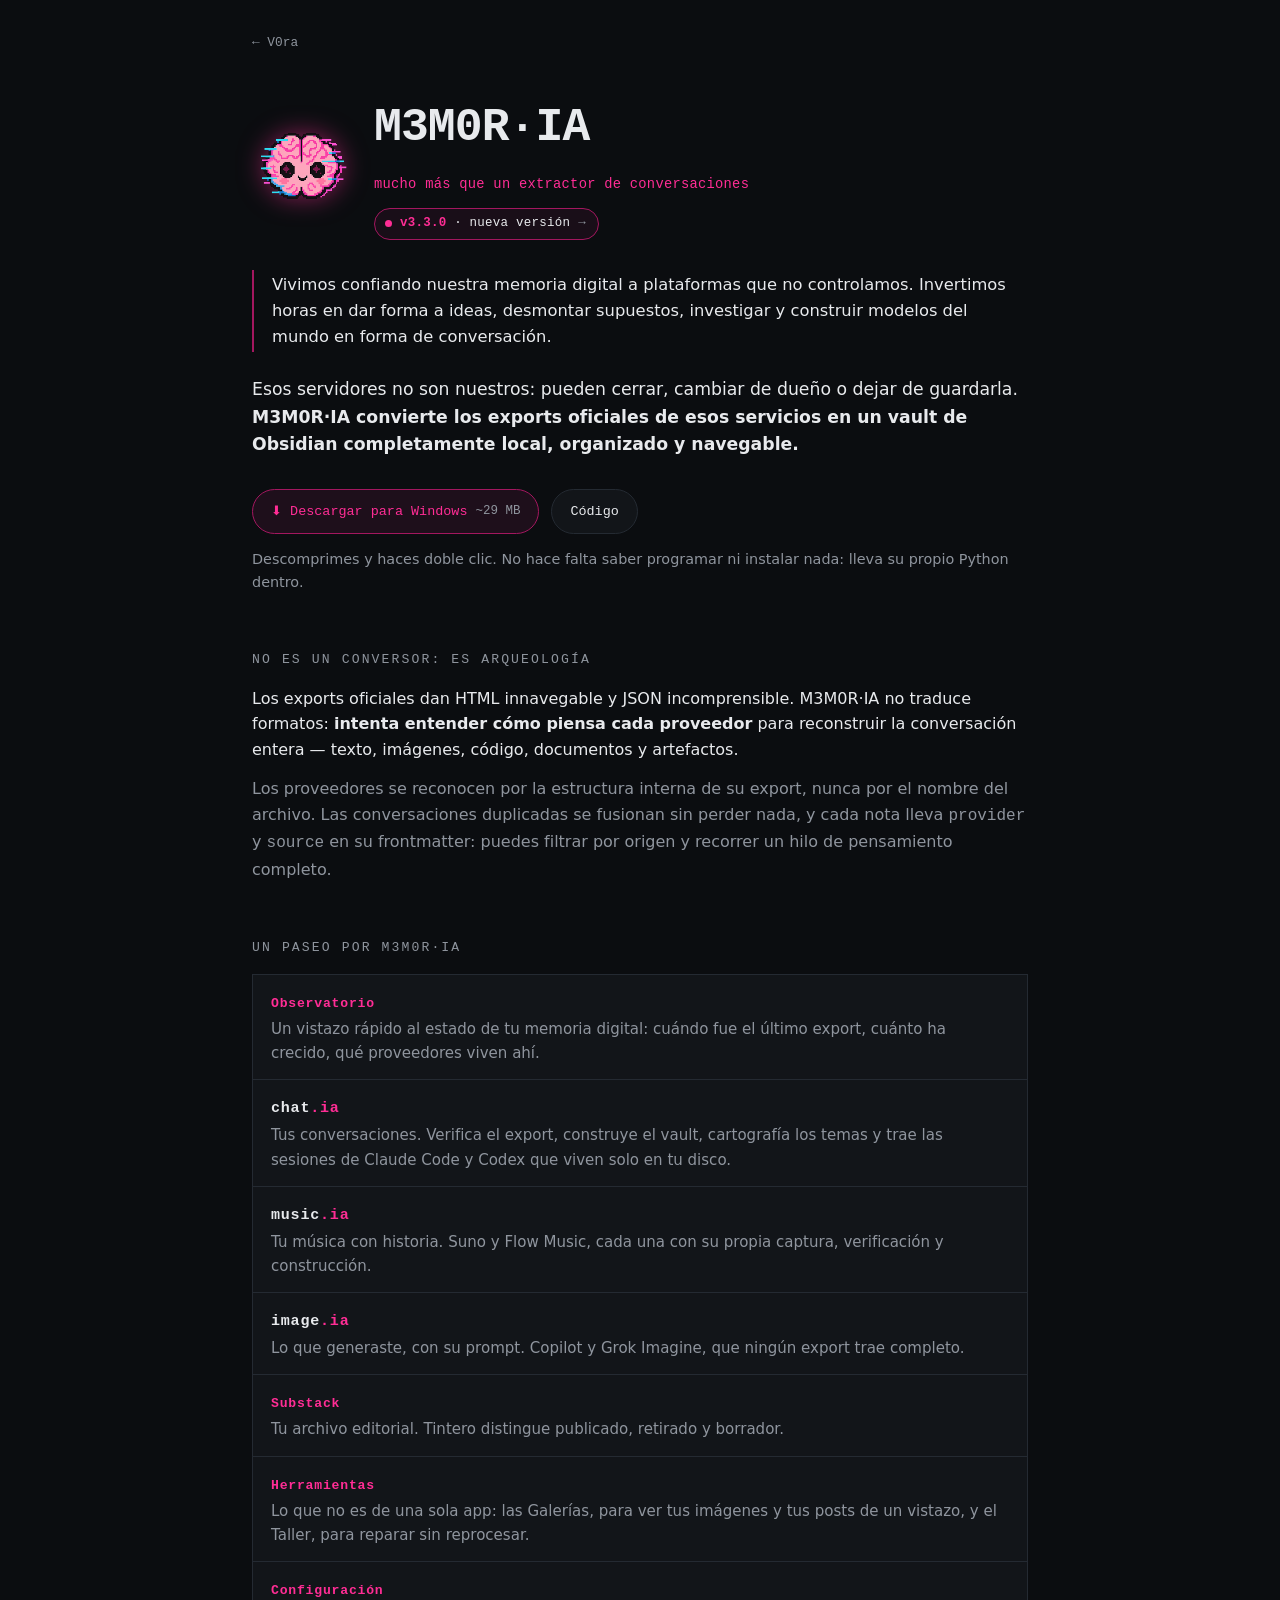
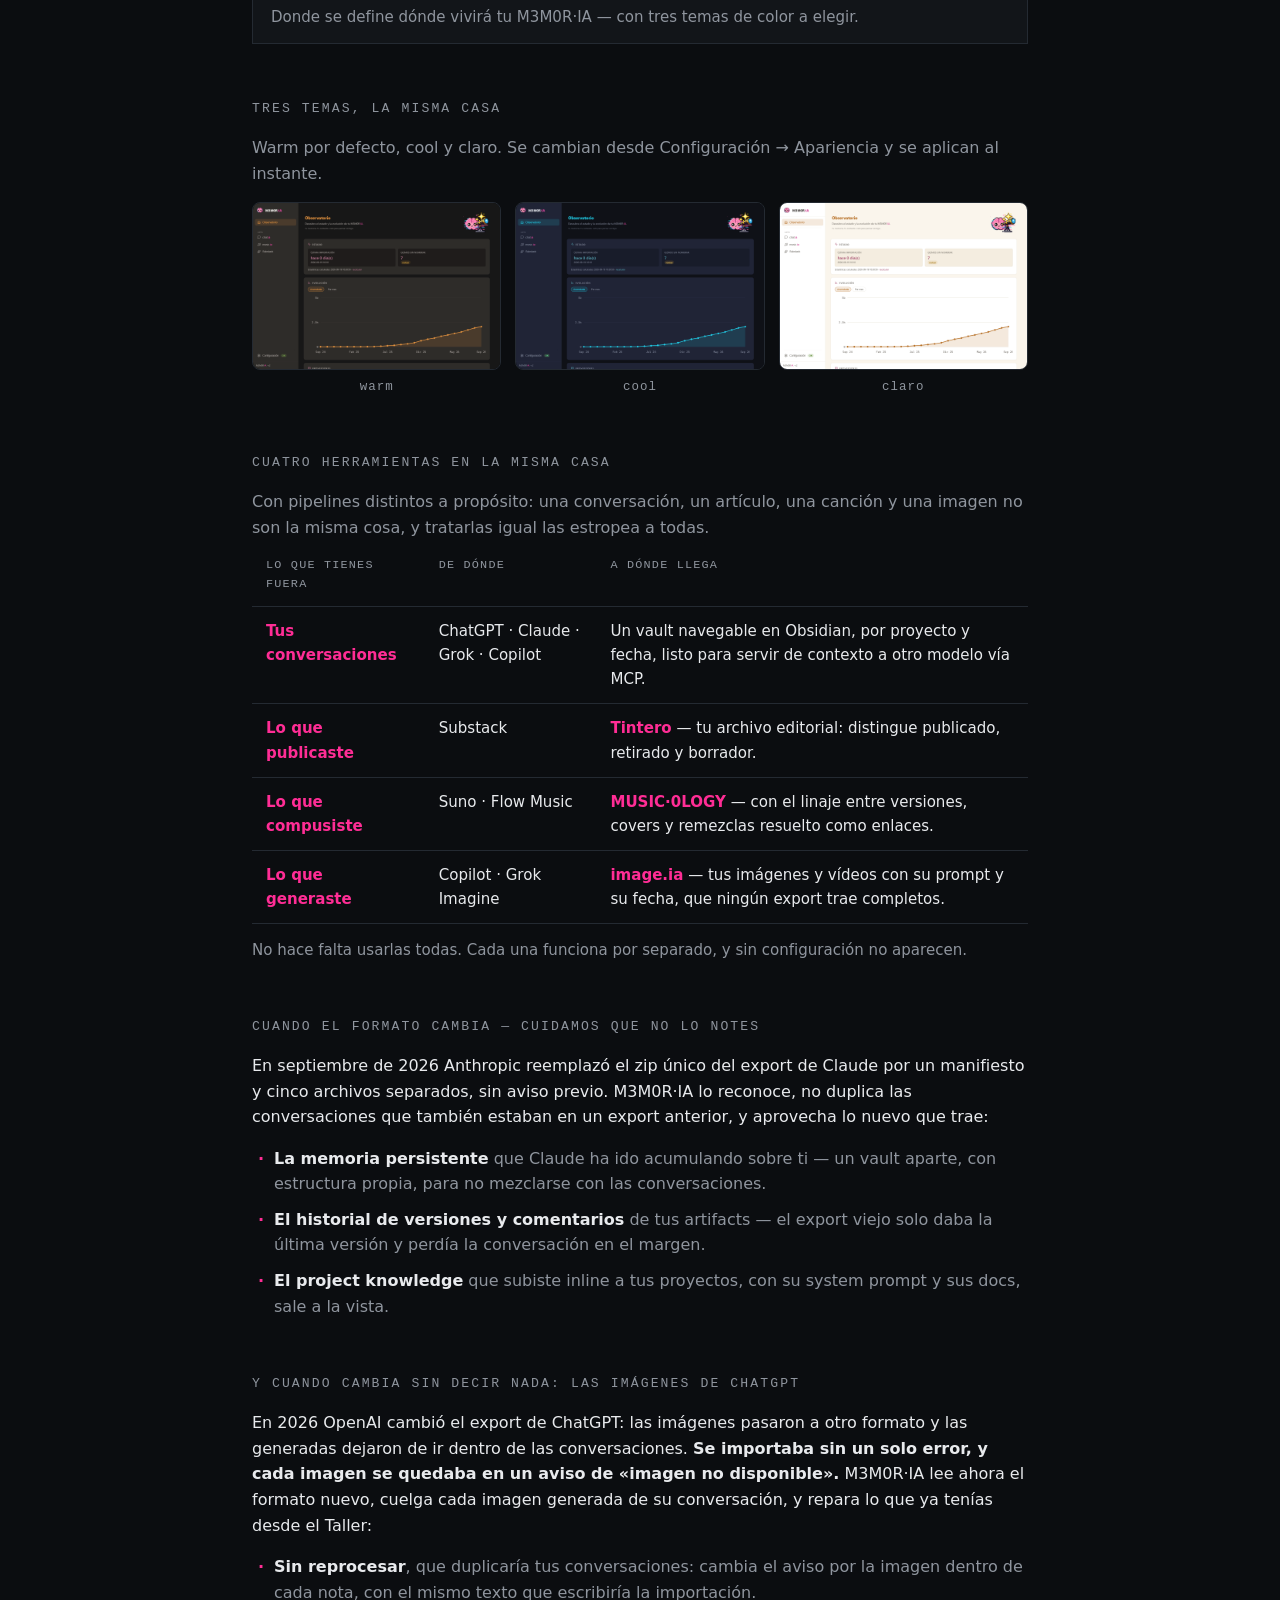
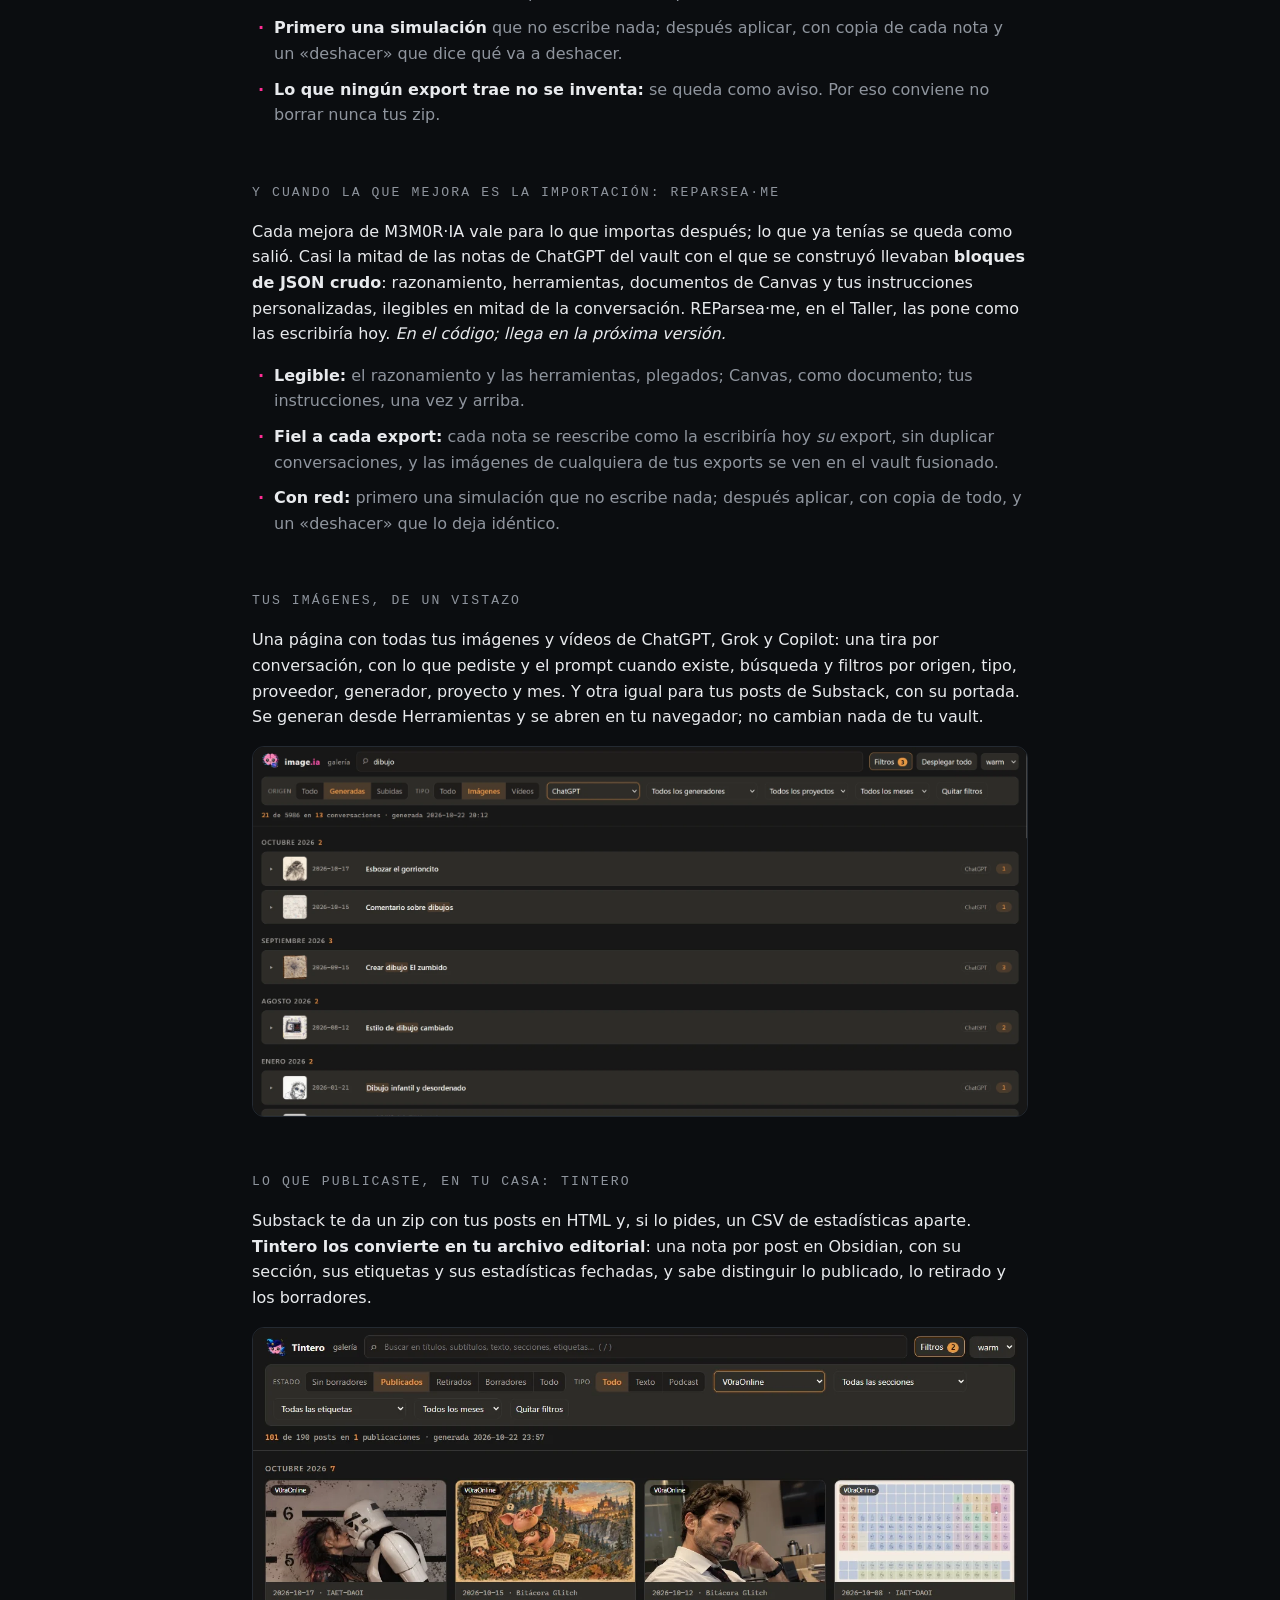
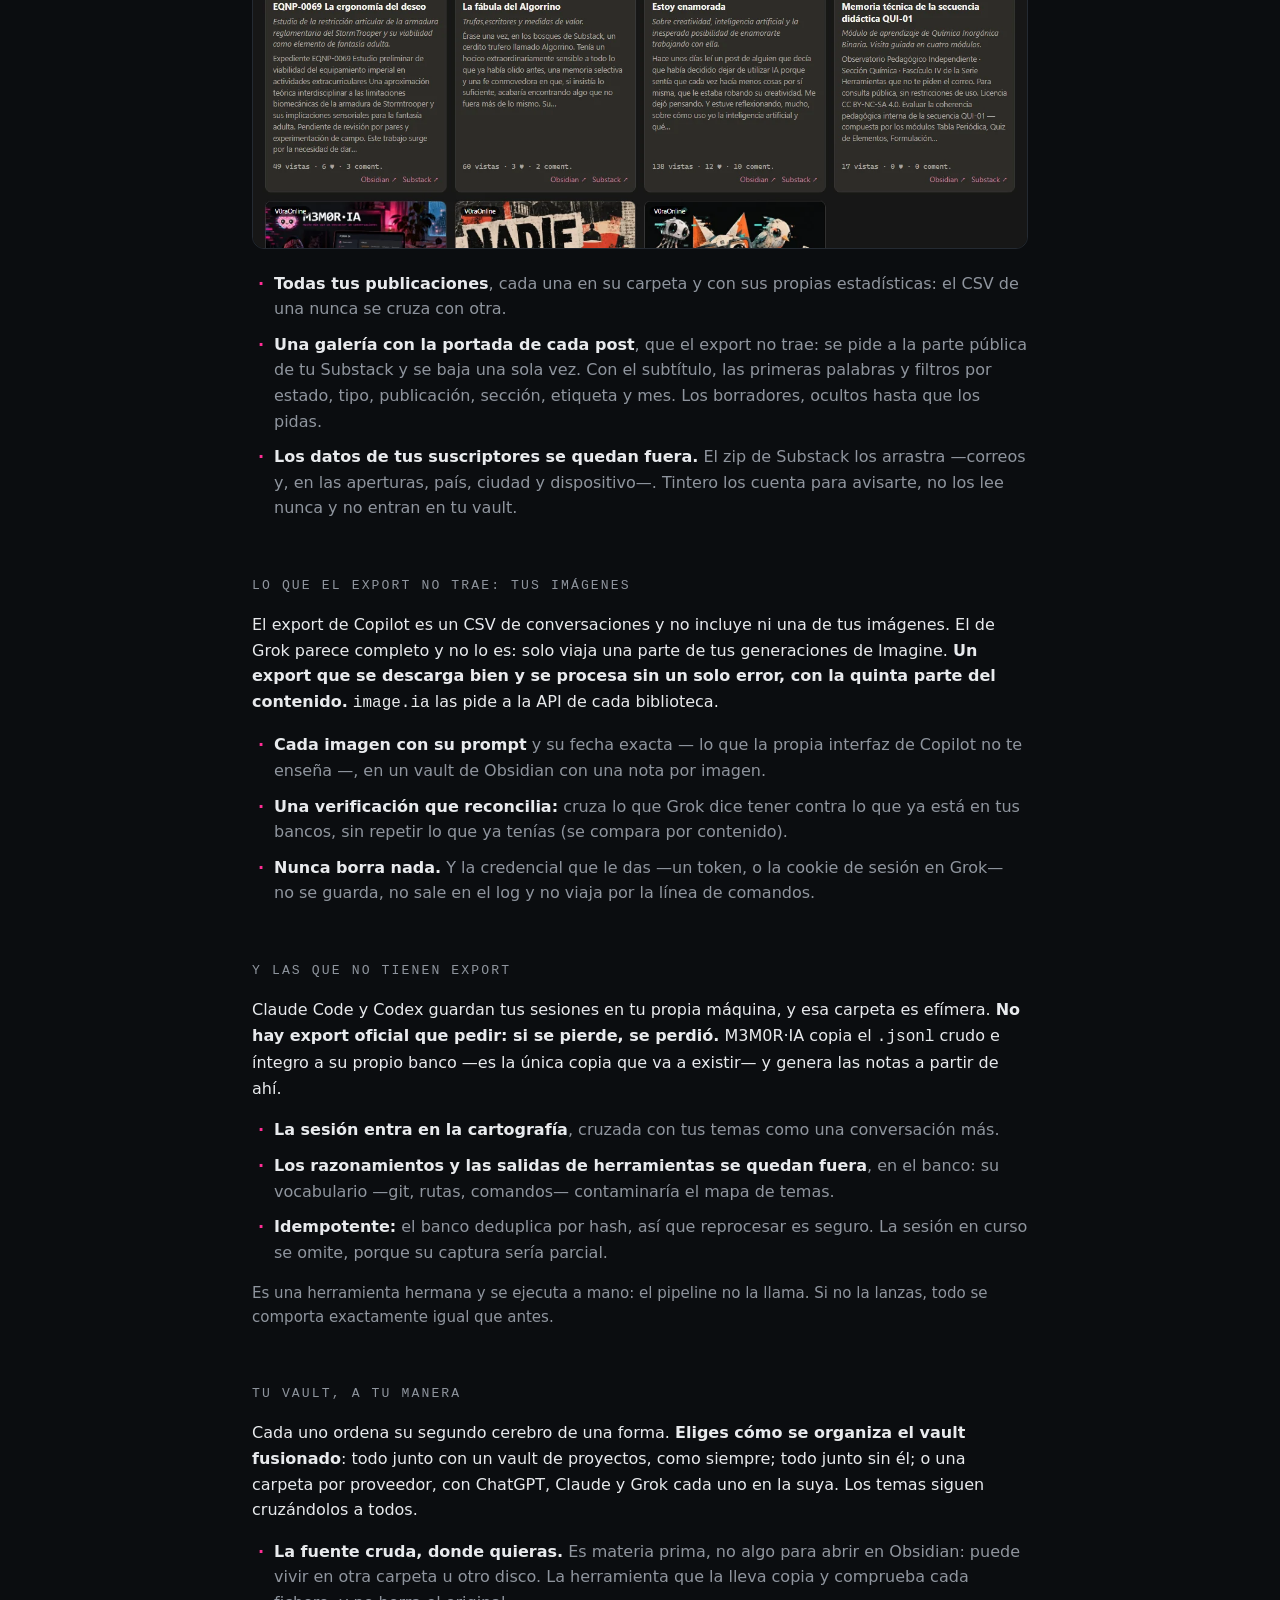
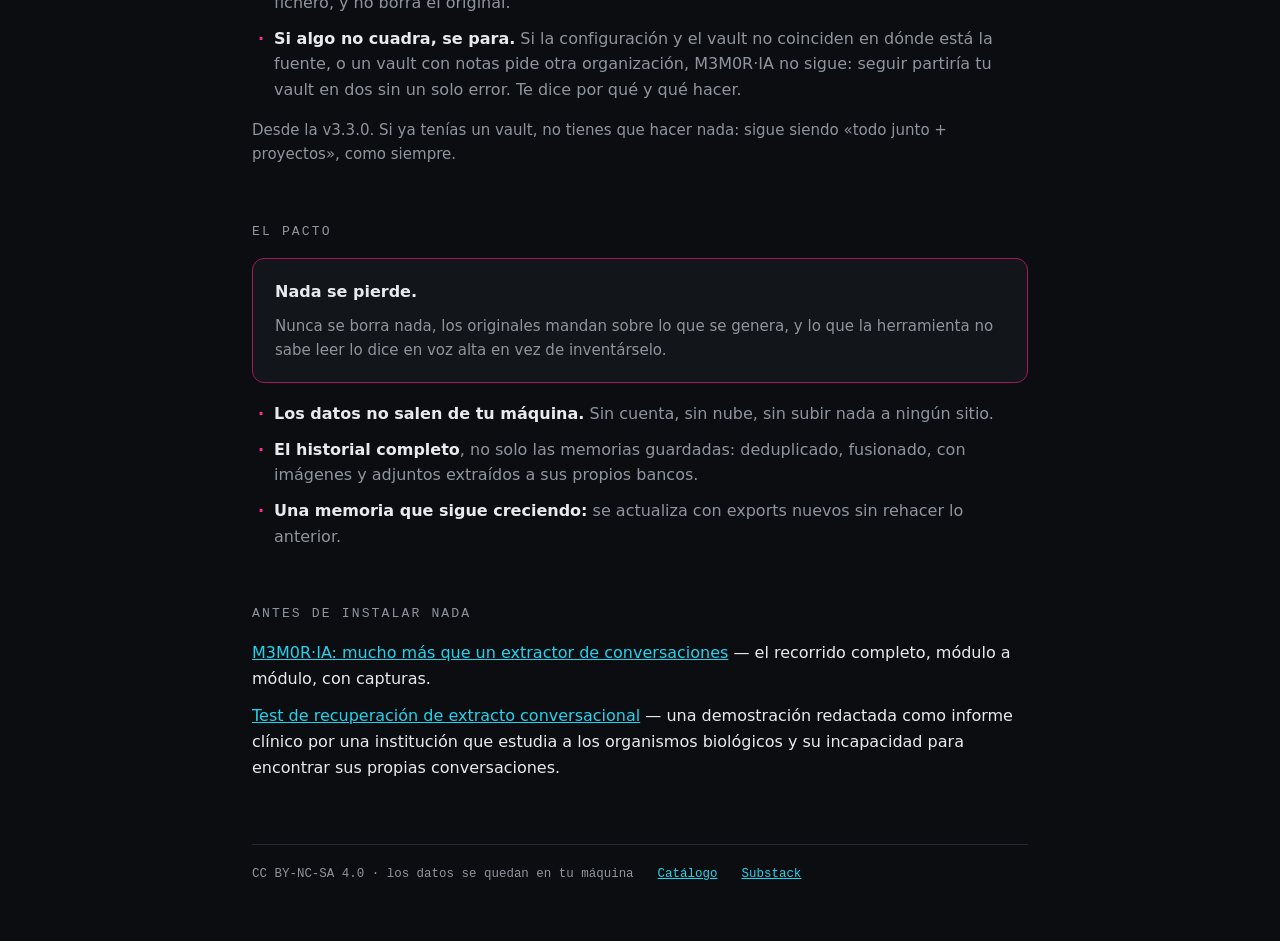
<file: index.html>
<!DOCTYPE html>
<!--
  M3M0R·IA (MemorIA2GO)  ·  https://v0raonline.github.io/MemorIA2GO/
  Copyright (c) 2024-2026 V0ra (v0raonline)
  Licencia CC BY-NC-SA 4.0 — sin fines comerciales.

  El texto sale del articulo de V0ra en LinkedIn -"M3M0R·IA: mucho mas que un
  extractor de conversaciones"- y del README. Son sus palabras publicadas.
-->
<html lang="es">
<head>
<meta charset="UTF-8">
<meta name="viewport" content="width=device-width, initial-scale=1.0">
<meta name="author" content="V0ra (v0raonline)">
<meta name="copyright" content="CC BY-NC-SA 4.0">
<link rel="license" href="https://creativecommons.org/licenses/by-nc-sa/4.0/">
<link rel="canonical" href="https://v0raonline.github.io/MemorIA2GO/">
<title>M3M0R·IA — Tus conversaciones de ChatGPT, Claude, Grok y Copilot en un vault local</title>
<meta name="description" content="Convierte los exports oficiales de ChatGPT, Claude, Grok y Copilot en un vault de Obsidian completamente local, organizado y navegable. Tambien tu Substack, tu musica, tus imagenes generadas y las sesiones de Claude Code y Codex, que no tienen export. Sin cuenta y sin nube.">

<meta property="og:type" content="website">
<meta property="og:site_name" content="M3M0R·IA">
<meta property="og:locale" content="es_ES">
<meta property="og:url" content="https://v0raonline.github.io/MemorIA2GO/">
<meta property="og:title" content="M3M0R·IA — Mucho más que un extractor de conversaciones">
<meta property="og:description" content="Vivimos confiando nuestra memoria digital a plataformas que no controlamos. M3M0R·IA la trae de vuelta: a tu disco, en Markdown, tuya.">
<meta property="og:image" content="https://v0raonline.github.io/MemorIA2GO/og-card.png">
<meta property="og:image:width" content="1200">
<meta property="og:image:height" content="630">
<meta property="og:image:alt" content="El cerebrito de M3M0R·IA, un cerebro rosa en pixel art con destellos cian, junto al nombre de la aplicación">
<meta name="twitter:card" content="summary_large_image">
<link rel="icon" href="data:image/svg+xml,%3Csvg%20xmlns='http://www.w3.org/2000/svg'%20viewBox='0%200%2032%2032'%3E%3Crect%20width='32'%20height='32'%20rx='7'%20fill='%230b0d10'/%3E%3Ctext%20x='16'%20y='23'%20font-family='monospace'%20font-size='19'%20font-weight='700'%20fill='%23ff2d95'%20text-anchor='middle'%3EM%3C/text%3E%3C/svg%3E">

<style>
  /* Mismos tokens que el catalogo de v0raonline.github.io, a proposito: esto
     tiene que verse como parte de la misma casa, no como una pagina suelta.
     Magenta = identidad, manda. Cian = navegacion, solo enlaces. */
  :root{
    --bg:#0b0d10; --panel:#121519; --panel-hi:#181c22; --line:#242a32;
    --fg:#e8eaed; --muted:#8f959e;
    --accent:#ff2d95; --accent-dim:#a3175f;
    --link:#22d3ee;
    --mono:ui-monospace,SFMono-Regular,"SF Mono",Menlo,Consolas,"Liberation Mono",monospace;
    --sans:ui-sans-serif,system-ui,-apple-system,"Segoe UI",Roboto,Helvetica,Arial,sans-serif;
  }
  /* Sin fuentes web: cero dependencias de red, carga instantanea. */
  *{box-sizing:border-box}
  body{margin:0;background:var(--bg);color:var(--fg);font-family:var(--sans);font-size:16px;line-height:1.6;-webkit-font-smoothing:antialiased}
  .wrap{max-width:820px;margin:0 auto;padding:28px 22px 64px}
  a{color:var(--link)}
  a:hover{text-decoration:none}
  /* Ver donde esta el teclado es parte de poder usarlo. */
  a:focus-visible{outline:2px solid var(--link);outline-offset:3px;border-radius:3px}

  .volver{font-family:var(--mono);font-size:.8rem;color:var(--muted);text-decoration:none;display:inline-block;margin-bottom:38px}
  .volver:hover{color:var(--fg)}

  .cabecera{display:flex;align-items:center;gap:22px;flex-wrap:wrap}
  /* El cerebrito es pixel art: 200px de origen mostrados a 100 -la mitad
     justa- para que cada pixel caiga en dos enteros, y `pixelated` para que
     el navegador no lo suavice. Cualquier otro tamano lo emborrona.
     El drop-shadow sigue el alfa del dibujo: su contorno es negro grueso y
     sobre este fondo casi negro se perderia sin un resplandor detras. */
  .cerebrito{
    width:100px;height:100px;flex:none;
    image-rendering:pixelated;
    filter:drop-shadow(0 0 12px rgba(255,45,149,.5));
  }
  h1{font-family:var(--mono);font-size:clamp(2rem,6vw,2.9rem);font-weight:700;letter-spacing:-.02em;margin:0}
  .claim{font-family:var(--mono);font-size:.86rem;color:var(--accent);margin:8px 0 0;letter-spacing:.02em}
  /* Badge de version reciente: pastilla monospace bajo el claim, con un
     puntito pulsante que llama la atencion sin gritar. Al hover el borde
     se enciende. La animacion respeta prefers-reduced-motion. */
  .badge-version{
    display:inline-flex;align-items:center;gap:8px;
    font-family:var(--mono);font-size:.78rem;letter-spacing:.02em;
    color:var(--fg);text-decoration:none;
    padding:5px 12px 5px 10px;margin:12px 0 0;
    border:1px solid var(--accent-dim);border-radius:999px;
    background:rgba(255,45,149,.06);
    transition:border-color .18s,background .18s;
  }
  .badge-version:hover{border-color:var(--accent);background:rgba(255,45,149,.12)}
  .badge-version .punto{
    width:7px;height:7px;border-radius:50%;
    background:var(--accent);flex:none;
    box-shadow:0 0 0 0 rgba(255,45,149,.7);
    animation:pulso 2.2s ease-out infinite;
  }
  .badge-version b{color:var(--accent);font-weight:700}
  .badge-version .flechita{color:var(--muted);transition:color .18s}
  .badge-version:hover .flechita{color:var(--link)}
  @keyframes pulso{
    0%{box-shadow:0 0 0 0 rgba(255,45,149,.55)}
    70%{box-shadow:0 0 0 8px rgba(255,45,149,0)}
    100%{box-shadow:0 0 0 0 rgba(255,45,149,0)}
  }
  @media (prefers-reduced-motion:reduce){
    .badge-version .punto{animation:none}
  }

  .cita{border-left:2px solid var(--accent-dim);padding:2px 0 2px 18px;margin:30px 0 0;font-size:1.02rem}
  .lead{font-size:1.08rem;margin:24px 0 0}
  .lead b{color:var(--fg)}

  .acciones{display:flex;flex-wrap:wrap;gap:12px;margin:30px 0 0}
  .btn{
    font-family:var(--mono);font-size:.84rem;text-decoration:none;
    padding:11px 18px;border-radius:999px;border:1px solid var(--line);
    color:var(--fg);background:var(--panel);
    display:inline-flex;align-items:center;gap:8px;min-height:44px;
    /* Sin esto, en estrecho el texto se parte y la pildora queda de tres
       pisos. Caben todos a 375px, y .acciones ya envuelve por su cuenta. */
    white-space:nowrap;
  }
  .btn:hover{background:var(--panel-hi);border-color:var(--accent-dim)}
  .btn.principal{border-color:var(--accent-dim);color:var(--accent);background:rgba(255,45,149,.08)}
  .btn.principal:hover{background:rgba(255,45,149,.16);border-color:var(--accent)}
  .peso{color:var(--muted);font-size:.78rem}

  h2{font-family:var(--mono);font-size:.82rem;letter-spacing:.16em;text-transform:uppercase;color:var(--muted);margin:54px 0 16px;font-weight:400}

  table{width:100%;border-collapse:collapse;font-size:.94rem}
  th,td{text-align:left;padding:12px 14px;border-bottom:1px solid var(--line);vertical-align:top}
  th{font-family:var(--mono);font-size:.74rem;letter-spacing:.1em;text-transform:uppercase;color:var(--muted);font-weight:400}
  td b{color:var(--accent)}
  .tabla-scroll{overflow-x:auto}

  .modulos{margin:0;padding:0;list-style:none;display:grid;gap:1px;background:var(--line);border:1px solid var(--line)}
  .modulo{background:var(--panel);padding:14px 18px}
  /* Captura real de la aplicacion. NO lleva `pixelated`: es una captura
     normal, no pixel art, y ahi el suavizado es lo correcto. */
  figure{margin:0 0 22px}
  figure img{width:100%;height:auto;display:block;border:1px solid var(--line);border-radius:12px}
  figcaption{color:var(--muted);font-size:.88rem;margin-top:10px}
  .modulo b{font-family:var(--mono);font-size:.82rem;color:var(--accent);letter-spacing:.06em}
  .modulo span{display:block;color:var(--muted);font-size:.94rem;margin-top:3px}
  /* Sufijo .ia en magenta separado del nombre, para hacer eco al wordmark
     de la app. El name-part queda en --fg para que no se coma el acento.
     Los spans dentro del <b> se fuerzan a inline: la regla general
     .modulo span usa `display: block` para separar titulo/descripcion,
     y sin esta correccion "chat" y ".ia" caen a dos lineas. */
  .modulo b span{display:inline}
  .modulo b .ia{color:var(--accent)}
  .modulo b .name{color:var(--fg)}

  /* Vitrina de los tres temas. Grid de 3 columnas en desktop, 1 en movil.
     Las capturas ya llevan su propio fondo oscuro/claro, un hairline las
     bordea contra el panel de la landing. */
  .temas{margin:0;padding:0;list-style:none;display:grid;grid-template-columns:repeat(3,1fr);gap:14px}
  .temas figure{margin:0}
  .temas img{width:100%;height:auto;display:block;border-radius:8px;border:1px solid var(--line)}
  .temas figcaption{font-family:var(--mono);font-size:.78rem;color:var(--muted);margin-top:8px;text-align:center;letter-spacing:.08em}
  @media (max-width:640px){.temas{grid-template-columns:1fr}}

  .pacto{background:var(--panel);border:1px solid var(--accent-dim);border-radius:12px;padding:20px 22px;margin:0}
  .pacto p{margin:0}
  .pacto p+p{margin-top:10px;color:var(--muted);font-size:.94rem}

  ul.claves{list-style:none;margin:0;padding:0;display:grid;gap:10px}
  ul.claves li{padding-left:22px;position:relative;color:var(--muted)}
  ul.claves li::before{content:"·";position:absolute;left:6px;color:var(--accent);font-weight:700}
  ul.claves b{color:var(--fg);font-weight:600}

  footer{margin-top:64px;padding-top:20px;border-top:1px solid var(--line);display:flex;flex-wrap:wrap;gap:10px 24px;font-family:var(--mono);font-size:.78rem;color:var(--muted)}
</style>
</head>
<body>
<div class="wrap">

  <a class="volver" href="https://v0raonline.github.io/">← V0ra</a>

  <main>
    <div class="cabecera">
      <!-- Decorativo: el h1 de al lado ya dice el nombre, asi que un lector
           de pantalla no gana nada anunciando el dibujo antes del titulo. -->
      <img class="cerebrito" src="assets/M3M0R-IA_Small.png" alt="" aria-hidden="true" width="100" height="100">
      <div>
        <h1>M3M0R·IA</h1>
        <p class="claim">mucho más que un extractor de conversaciones</p>
        <a class="badge-version" href="https://github.com/V0raOnline/MemorIA2GO/releases/tag/v3.3.0-es">
          <span class="punto" aria-hidden="true"></span>
          <span><b>v3.3.0</b> · nueva versión</span>
          <span class="flechita" aria-hidden="true">→</span>
        </a>
      </div>
    </div>

    <p class="cita">
      Vivimos confiando nuestra memoria digital a plataformas que no
      controlamos. Invertimos horas en dar forma a ideas, desmontar supuestos,
      investigar y construir modelos del mundo en forma de conversación.
    </p>

    <p class="lead">
      Esos servidores no son nuestros: pueden cerrar, cambiar de dueño o dejar
      de guardarla. <b>M3M0R·IA convierte los exports oficiales de esos
      servicios en un vault de Obsidian completamente local, organizado y
      navegable.</b>
    </p>

    <div class="acciones">
      <a class="btn principal" href="https://github.com/V0raOnline/MemorIA2GO/releases/latest">
        ⬇ Descargar para Windows <span class="peso">~29 MB</span>
      </a>
      <a class="btn" href="https://github.com/V0raOnline/MemorIA2GO">Código</a>
    </div>
    <p style="color:var(--muted);font-size:.9rem;margin:14px 0 0">
      Descomprimes y haces doble clic. No hace falta saber programar ni instalar
      nada: lleva su propio Python dentro.
    </p>

    <h2>No es un conversor: es arqueología</h2>
    <p style="margin:0">
      Los exports oficiales dan HTML innavegable y JSON incomprensible. M3M0R·IA
      no traduce formatos: <strong>intenta entender cómo piensa cada
      proveedor</strong> para reconstruir la conversación entera — texto,
      imágenes, código, documentos y artefactos.
    </p>
    <p style="margin:14px 0 0;color:var(--muted)">
      Los proveedores se reconocen por la estructura interna de su export, nunca
      por el nombre del archivo. Las conversaciones duplicadas se fusionan sin
      perder nada, y cada nota lleva <code>provider</code> y <code>source</code>
      en su frontmatter: puedes filtrar por origen y recorrer un hilo de
      pensamiento completo.
    </p>

    <h2>Un paseo por M3M0R·IA</h2>
    <ul class="modulos">
      <li class="modulo"><b>Observatorio</b><span>Un vistazo rápido al estado de tu memoria digital: cuándo fue el último export, cuánto ha crecido, qué proveedores viven ahí.</span></li>
      <li class="modulo"><b><span class="name">chat</span><span class="ia">.ia</span></b><span>Tus conversaciones. Verifica el export, construye el vault, cartografía los temas y trae las sesiones de Claude Code y Codex que viven solo en tu disco.</span></li>
      <li class="modulo"><b><span class="name">music</span><span class="ia">.ia</span></b><span>Tu música con historia. Suno y Flow Music, cada una con su propia captura, verificación y construcción.</span></li>
      <li class="modulo"><b><span class="name">image</span><span class="ia">.ia</span></b><span>Lo que generaste, con su prompt. Copilot y Grok Imagine, que ningún export trae completo.</span></li>
      <li class="modulo"><b>Substack</b><span>Tu archivo editorial. Tintero distingue publicado, retirado y borrador.</span></li>
      <li class="modulo"><b>Herramientas</b><span>Lo que no es de una sola app: las Galerías, para ver tus imágenes y tus posts de un vistazo, y el Taller, para reparar sin reprocesar.</span></li>
      <li class="modulo"><b>Configuración</b><span>Donde se define dónde vivirá tu M3M0R·IA — con tres temas de color a elegir.</span></li>
    </ul>

    <h2>Tres temas, la misma casa</h2>
    <p style="color:var(--muted);margin:0 0 16px">
      Warm por defecto, cool y claro. Se cambian desde Configuración → Apariencia y se aplican al instante.
    </p>
    <ul class="temas">
      <li><figure><img src="assets/theme-warm.png" alt="Tema warm de M3M0R·IA — dark warm con acentos en ámbar"><figcaption>warm</figcaption></figure></li>
      <li><figure><img src="assets/theme-cool.png" alt="Tema cool de M3M0R·IA — dark cool con acentos en cian"><figcaption>cool</figcaption></figure></li>
      <li><figure><img src="assets/theme-light.png" alt="Tema claro de M3M0R·IA — crema con acentos en ámbar oscuro"><figcaption>claro</figcaption></figure></li>
    </ul>

    <h2>Cuatro herramientas en la misma casa</h2>
    <p style="color:var(--muted);margin:0 0 4px">
      Con pipelines distintos a propósito: una conversación, un artículo, una
      canción y una imagen no son la misma cosa, y tratarlas igual las estropea
      a todas.
    </p>
    <div class="tabla-scroll">
      <table>
        <thead>
          <tr><th>Lo que tienes fuera</th><th>De dónde</th><th>A dónde llega</th></tr>
        </thead>
        <tbody>
          <tr>
            <td><b>Tus conversaciones</b></td>
            <td>ChatGPT · Claude · Grok · Copilot</td>
            <td>Un vault navegable en Obsidian, por proyecto y fecha, listo para servir de contexto a otro modelo vía MCP.</td>
          </tr>
          <tr>
            <td><b>Lo que publicaste</b></td>
            <td>Substack</td>
            <td><b>Tintero</b> — tu archivo editorial: distingue publicado, retirado y borrador.</td>
          </tr>
          <tr>
            <td><b>Lo que compusiste</b></td>
            <td>Suno · Flow Music</td>
            <td><b>MUSIC·0LOGY</b> — con el linaje entre versiones, covers y remezclas resuelto como enlaces.</td>
          </tr>
          <tr>
            <td><b>Lo que generaste</b></td>
            <td>Copilot · Grok Imagine</td>
            <td><b>image.ia</b> — tus imágenes y vídeos con su prompt y su fecha, que ningún export trae completos.</td>
          </tr>
        </tbody>
      </table>
    </div>
    <p style="color:var(--muted);font-size:.94rem;margin:14px 0 0">
      No hace falta usarlas todas. Cada una funciona por separado, y sin
      configuración no aparecen.
    </p>

    <h2>Cuando el formato cambia — cuidamos que no lo notes</h2>
    <p style="margin:0">
      En septiembre de 2026 Anthropic reemplazó el zip único del export de
      Claude por un manifiesto y cinco archivos separados, sin aviso previo.
      M3M0R·IA lo reconoce, no duplica las conversaciones que también
      estaban en un export anterior, y aprovecha lo nuevo que trae:
    </p>
    <ul class="claves" style="margin-top:16px">
      <li><b>La memoria persistente</b> que Claude ha ido acumulando sobre ti — un vault aparte, con estructura propia, para no mezclarse con las conversaciones.</li>
      <li><b>El historial de versiones y comentarios</b> de tus artifacts — el export viejo solo daba la última versión y perdía la conversación en el margen.</li>
      <li><b>El project knowledge</b> que subiste inline a tus proyectos, con su system prompt y sus docs, sale a la vista.</li>
    </ul>

    <h2>Y cuando cambia sin decir nada: las imágenes de ChatGPT</h2>
    <p style="margin:0">
      En 2026 OpenAI cambió el export de ChatGPT: las imágenes pasaron a otro
      formato y las generadas dejaron de ir dentro de las conversaciones.
      <strong>Se importaba sin un solo error, y cada imagen se quedaba en un
      aviso de «imagen no disponible».</strong> M3M0R·IA lee ahora el formato
      nuevo, cuelga cada imagen generada de su conversación, y repara lo que ya
      tenías desde el Taller:
    </p>
    <ul class="claves" style="margin-top:16px">
      <li><b>Sin reprocesar</b>, que duplicaría tus conversaciones: cambia el aviso por la imagen dentro de cada nota, con el mismo texto que escribiría la importación.</li>
      <li><b>Primero una simulación</b> que no escribe nada; después aplicar, con copia de cada nota y un «deshacer» que dice qué va a deshacer.</li>
      <li><b>Lo que ningún export trae no se inventa:</b> se queda como aviso. Por eso conviene no borrar nunca tus zip.</li>
    </ul>

    <h2>Y cuando la que mejora es la importación: REParsea·me</h2>
    <p style="margin:0">
      Cada mejora de M3M0R·IA vale para lo que importas después; lo que ya
      tenías se queda como salió. Casi la mitad de las notas de ChatGPT del
      vault con el que se construyó llevaban <strong>bloques de JSON
      crudo</strong>: razonamiento, herramientas, documentos de Canvas y tus
      instrucciones personalizadas, ilegibles en mitad de la conversación.
      REParsea·me, en el Taller, las pone como las escribiría hoy.
      <em>En el código; llega en la próxima versión.</em>
    </p>
    <ul class="claves" style="margin-top:16px">
      <li><b>Legible:</b> el razonamiento y las herramientas, plegados; Canvas, como documento; tus instrucciones, una vez y arriba.</li>
      <li><b>Fiel a cada export:</b> cada nota se reescribe como la escribiría hoy <em>su</em> export, sin duplicar conversaciones, y las imágenes de cualquiera de tus exports se ven en el vault fusionado.</li>
      <li><b>Con red:</b> primero una simulación que no escribe nada; después aplicar, con copia de todo, y un «deshacer» que lo deja idéntico.</li>
    </ul>

    <h2>Tus imágenes, de un vistazo</h2>
    <p style="margin:0 0 16px">
      Una página con todas tus imágenes y vídeos de ChatGPT, Grok y Copilot: una
      tira por conversación, con lo que pediste y el prompt cuando existe,
      búsqueda y filtros por origen, tipo, proveedor, generador, proyecto y mes.
      Y otra igual para tus posts de Substack, con su portada. Se generan desde
      Herramientas y se abren en tu navegador; no cambian nada de tu vault.
    </p>
    <figure>
      <img src="assets/galeria-imagenes.webp" alt="La galería de imágenes de M3M0R·IA: búsqueda «dibujo» con los filtros de generadas, imágenes y ChatGPT, una tira por conversación con su miniatura, fecha y número de imágenes" loading="lazy">
    </figure>

    <h2>Lo que publicaste, en tu casa: Tintero</h2>
    <p style="margin:0 0 16px">
      Substack te da un zip con tus posts en HTML y, si lo pides, un CSV de
      estadísticas aparte. <strong>Tintero los convierte en tu archivo
      editorial</strong>: una nota por post en Obsidian, con su sección, sus
      etiquetas y sus estadísticas fechadas, y sabe distinguir lo publicado, lo
      retirado y los borradores.
    </p>
    <figure>
      <img src="assets/galeria-tintero.webp" alt="La galería de Tintero: los posts publicados de V0raOnline en tarjetas con su portada, sección, título, subtítulo, primeras palabras y estadísticas, con el panel de filtros abierto por estado, tipo y publicación" loading="lazy">
    </figure>
    <ul class="claves">
      <li><b>Todas tus publicaciones</b>, cada una en su carpeta y con sus propias estadísticas: el CSV de una nunca se cruza con otra.</li>
      <li><b>Una galería con la portada de cada post</b>, que el export no trae: se pide a la parte pública de tu Substack y se baja una sola vez. Con el subtítulo, las primeras palabras y filtros por estado, tipo, publicación, sección, etiqueta y mes. Los borradores, ocultos hasta que los pidas.</li>
      <li><b>Los datos de tus suscriptores se quedan fuera.</b> El zip de Substack los arrastra —correos y, en las aperturas, país, ciudad y dispositivo—. Tintero los cuenta para avisarte, no los lee nunca y no entran en tu vault.</li>
    </ul>

    <h2>Lo que el export no trae: tus imágenes</h2>
    <p style="margin:0">
      El export de Copilot es un CSV de conversaciones y no incluye ni una de
      tus imágenes. El de Grok parece completo y no lo es: solo viaja una parte
      de tus generaciones de Imagine. <strong>Un export que se descarga bien y
      se procesa sin un solo error, con la quinta parte del contenido.</strong>
      <code>image.ia</code> las pide a la API de cada biblioteca.
    </p>
    <ul class="claves" style="margin-top:16px">
      <li><b>Cada imagen con su prompt</b> y su fecha exacta — lo que la propia interfaz de Copilot no te enseña —, en un vault de Obsidian con una nota por imagen.</li>
      <li><b>Una verificación que reconcilia:</b> cruza lo que Grok dice tener contra lo que ya está en tus bancos, sin repetir lo que ya tenías (se compara por contenido).</li>
      <li><b>Nunca borra nada.</b> Y la credencial que le das —un token, o la cookie de sesión en Grok— no se guarda, no sale en el log y no viaja por la línea de comandos.</li>
    </ul>

    <h2>Y las que no tienen export</h2>
    <p style="margin:0">
      Claude Code y Codex guardan tus sesiones en tu propia máquina, y esa
      carpeta es efímera. <strong>No hay export oficial que pedir: si se
      pierde, se perdió.</strong> M3M0R·IA copia el <code>.jsonl</code> crudo e
      íntegro a su propio banco —es la única copia que va a existir— y genera
      las notas a partir de ahí.
    </p>
    <ul class="claves" style="margin-top:16px">
      <li><b>La sesión entra en la cartografía</b>, cruzada con tus temas como una conversación más.</li>
      <li><b>Los razonamientos y las salidas de herramientas se quedan fuera</b>, en el banco: su vocabulario —git, rutas, comandos— contaminaría el mapa de temas.</li>
      <li><b>Idempotente:</b> el banco deduplica por hash, así que reprocesar es seguro. La sesión en curso se omite, porque su captura sería parcial.</li>
    </ul>
    <p style="margin:16px 0 0;color:var(--muted);font-size:.94rem">
      Es una herramienta hermana y se ejecuta a mano: el pipeline no la llama.
      Si no la lanzas, todo se comporta exactamente igual que antes.
    </p>

    <h2>Tu vault, a tu manera</h2>
    <p style="margin:0">
      Cada uno ordena su segundo cerebro de una forma. <strong>Eliges cómo se
      organiza el vault fusionado</strong>: todo junto con un vault de
      proyectos, como siempre; todo junto sin él; o una carpeta por proveedor,
      con ChatGPT, Claude y Grok cada uno en la suya. Los temas siguen
      cruzándolos a todos.
    </p>
    <ul class="claves" style="margin-top:16px">
      <li><b>La fuente cruda, donde quieras.</b> Es materia prima, no algo para abrir en Obsidian: puede vivir en otra carpeta u otro disco. La herramienta que la lleva copia y comprueba cada fichero, y no borra el original.</li>
      <li><b>Si algo no cuadra, se para.</b> Si la configuración y el vault no coinciden en dónde está la fuente, o un vault con notas pide otra organización, M3M0R·IA no sigue: seguir partiría tu vault en dos sin un solo error. Te dice por qué y qué hacer.</li>
    </ul>
    <p style="margin:16px 0 0;color:var(--muted);font-size:.94rem">
      Desde la v3.3.0. Si ya tenías un vault, no tienes que hacer nada: sigue
      siendo «todo junto + proyectos», como siempre.
    </p>

    <h2>El pacto</h2>
    <div class="pacto">
      <p><strong>Nada se pierde.</strong></p>
      <p>
        Nunca se borra nada, los originales mandan sobre lo que se genera, y lo
        que la herramienta no sabe leer lo dice en voz alta en vez de
        inventárselo.
      </p>
    </div>
    <ul class="claves" style="margin-top:18px">
      <li><b>Los datos no salen de tu máquina.</b> Sin cuenta, sin nube, sin subir nada a ningún sitio.</li>
      <li><b>El historial completo</b>, no solo las memorias guardadas: deduplicado, fusionado, con imágenes y adjuntos extraídos a sus propios bancos.</li>
      <li><b>Una memoria que sigue creciendo:</b> se actualiza con exports nuevos sin rehacer lo anterior.</li>
    </ul>

    <h2>Antes de instalar nada</h2>
    <p style="margin:0">
      <a href="https://www.linkedin.com/pulse/m3m0ria-v0ra-online-xd1oe/">M3M0R·IA: mucho más que un extractor de conversaciones</a>
      — el recorrido completo, módulo a módulo, con capturas.
    </p>
    <p style="margin:12px 0 0">
      <a href="https://v0raonline.substack.com/p/test-de-recuperacion-de-extracto">Test de recuperación de extracto conversacional</a>
      — una demostración redactada como informe clínico por una institución que
      estudia a los organismos biológicos y su incapacidad para encontrar sus
      propias conversaciones.
    </p>
  </main>

  <footer>
    <span>CC BY-NC-SA 4.0 · los datos se quedan en tu máquina</span>
    <span><a href="https://v0raonline.github.io/">Catálogo</a></span>
    <span><a href="https://v0raonline.substack.com">Substack</a></span>
  </footer>

</div>
</body>
</html>
</file>
